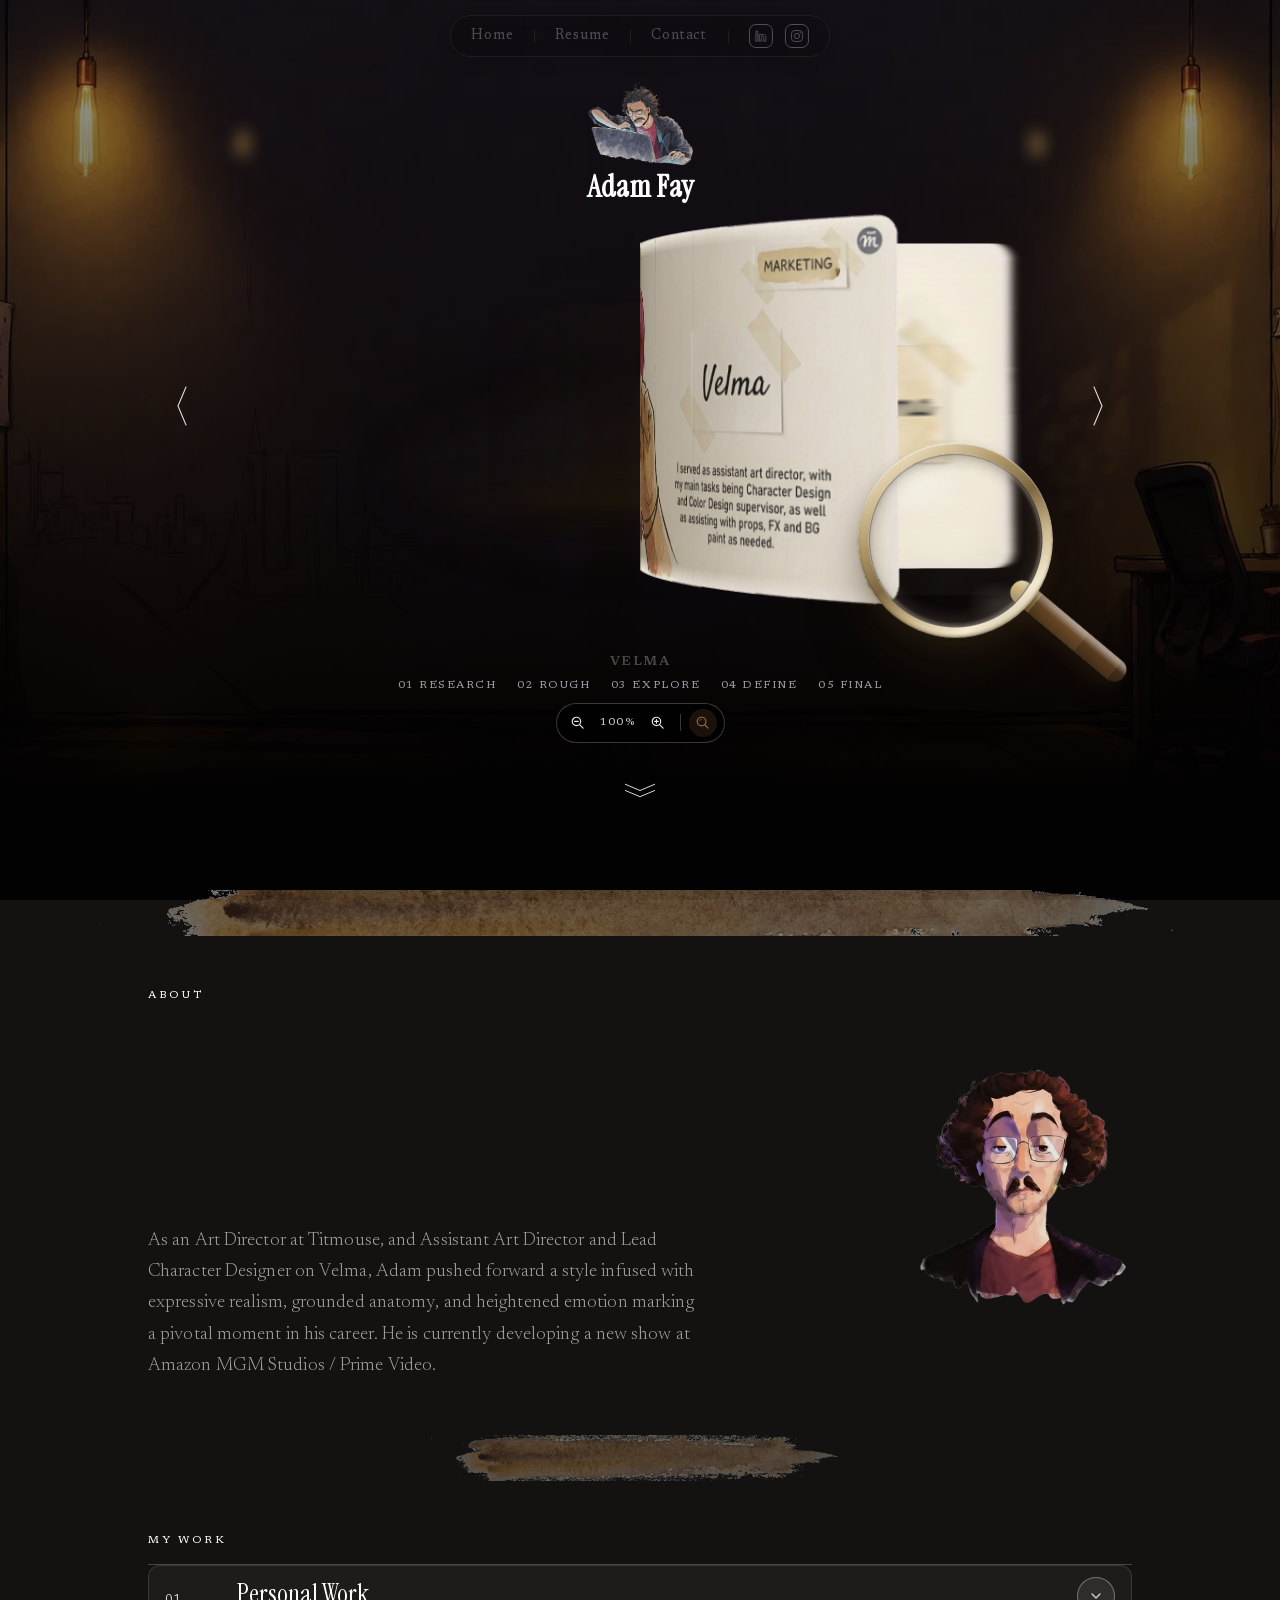
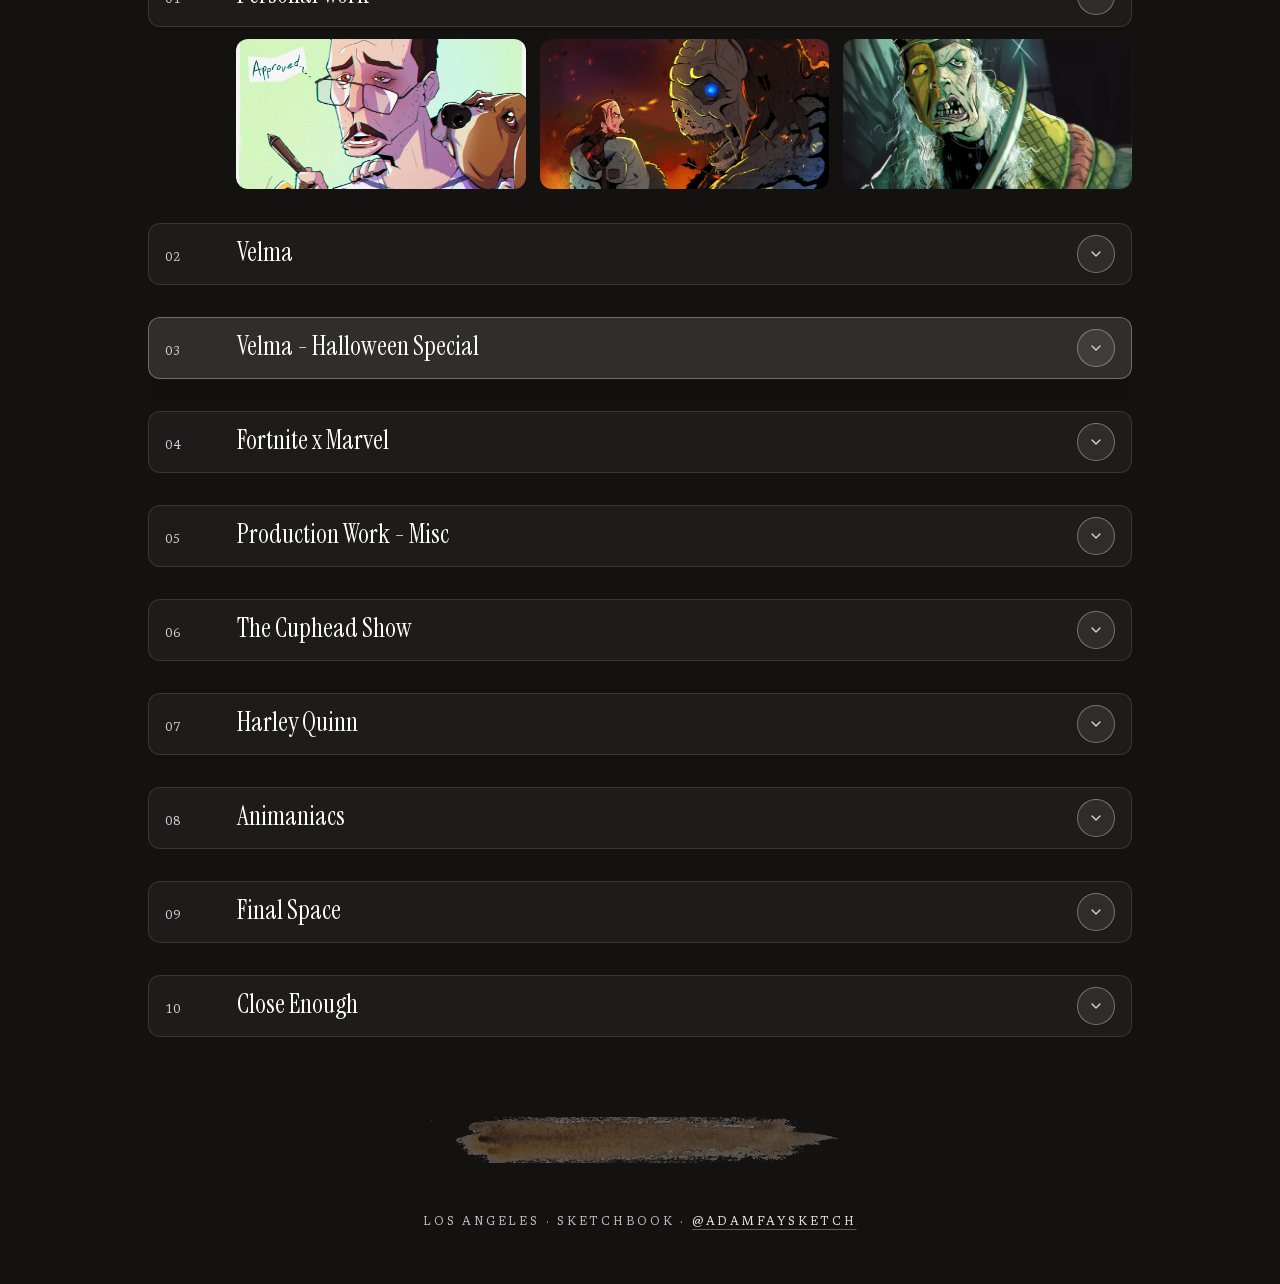
<file: landing-pages/meng-to-sketchbook.html>
<!doctype html>
<html lang="en">
<head>
<meta charset="utf-8">
<meta name="viewport" content="width=device-width, initial-scale=1">
<title>Adam Fay</title>
<meta name="description" content="Adam Fay - Art Direction and Illustration">
<link rel="icon" type="image/png" href="meng-to-sketchbook/assets/logo-adam.png">
<link rel="apple-touch-icon" href="meng-to-sketchbook/assets/logo-adam.png">
<link rel="preload" as="image" href="meng-to-sketchbook/assets/faza.webp">
<link rel="preload" as="image" href="meng-to-sketchbook/assets/1.webp">
<link rel="preload" as="image" href="meng-to-sketchbook/assets/2.webp">
<style>
@font-face{font-family:'Instrument Serif';font-style:normal;font-weight:400;font-display:block;
  src:url(meng-to-sketchbook/instrument-serif.woff2) format('woff2')}
@font-face{font-family:'Instrument Serif';font-style:italic;font-weight:400;font-display:block;
  src:url(meng-to-sketchbook/instrument-serif-italic.woff2) format('woff2')}
@font-face{font-family:'Newsreader';font-style:normal;font-weight:200 600;font-display:swap;
  src:url(meng-to-sketchbook/newsreader.woff2) format('woff2')}

:root{
  --paper:#141210;
  --ink:#ffffff;
  --ink-soft:#e5e7eb;
  --ink-faint:#d1d5db;
  --hairline:rgba(255,255,255,.22);
  --earth:#9a6a3e;
  --accent:#c3574b;
  --display:'Instrument Serif',"New York",Georgia,'Times New Roman',serif;
  --font:'Newsreader',"New York",Georgia,'Times New Roman',serif;
  --track-caps:.24em;
  --track-nav:.06em;
}
*{box-sizing:border-box}
html,body{margin:0;padding:0}
html{-webkit-text-size-adjust:100%}
body{
  font-family:var(--font);font-weight:400;background:var(--paper);color:var(--ink);
  -webkit-font-smoothing:antialiased;
}
a{color:inherit;text-decoration:none}
button{font:inherit}
::selection{background:rgba(255,255,255,.9);color:#141210}

/* the painted ground the whole page sits on */
.wash{
  position:fixed;inset:0;z-index:-2;pointer-events:none;
  background-image:url(meng-to-sketchbook/assets/faza.webp);
  background-position:top center;
  background-size:cover;
  background-repeat:no-repeat;
  opacity:.85;
}
.wash:after{
  content:"";position:absolute;inset:0;
  background:linear-gradient(180deg,rgba(0,0,0,.25) 0%,rgba(0,0,0,.72) 58%,#000 88%);
}
/* ---- bulb-only glow over the painted lamp filaments ----
   No artificial cones or overlay light shapes: the painted background
   (faza) already carries the cone visuals, so we only add a soft
   elliptical glow sitting right over each filament.  Positions are
   vw/vh-derived so they ride along with the cover-cropped background. */
.lamp-lights{
  position:fixed;inset:0;z-index:-1;pointer-events:none;
  overflow:hidden;
}
.lamp{
  position:absolute;top:16vh;width:0;height:0;
}
/* pulled slightly inward so the glow centers on the painted bulbs */
.lamp.l{left:19vw}
.lamp.r{right:19vw}
/* soft elliptical filament glow — no rectangle borders, no cone edges */
.lamp .bulb{
  position:absolute;top:0;left:0;transform:translate(-50%,-50%);
  width:24px;height:50px;border-radius:50%;
  background:radial-gradient(ellipse 50% 50% at 50% 50%,
    rgba(255,200,100,.7) 0%,
    rgba(255,200,100,.32) 42%,
    rgba(255,200,100,0) 72%);
  filter:blur(8px);
  mix-blend-mode:screen;
  will-change:opacity;
}
/* subtle natural flicker on the glowing filament only */
.lamp .bulb{animation:naturalFlicker 10s ease-in-out infinite}
.lamp.r .bulb{animation-delay:-3.7s}
@keyframes naturalFlicker{
  0%,12%,100%{opacity:1}
  16%,18%{opacity:.72}
  22%,84%,90%{opacity:.97}
  28%,30%{opacity:.8}
  38%,52%,66%,94%{opacity:1}
  56%,58%{opacity:.62}
  74%,78%{opacity:1}
  96%,98%{opacity:.75}
}
@media (prefers-reduced-motion:reduce){
  .lamp .bulb{animation:none}
}

/* ---------------- top block: avatar + title + nav ---------------- */
.top{
  position:relative;display:grid;justify-items:center;width:100%;
  text-align:center;z-index:3;
}
.top .avatar{
  display:block;width:110px;height:auto;
  margin:0 auto;padding:0;
  /* raw render — no masking, framing, or clipping */
}
.top .headline{text-align:center}
.top .name{
  font-family:var(--display);font-size:clamp(24px,2.4vw,32px);letter-spacing:.01em;
  white-space:nowrap;line-height:1;margin:0;
  /* the monitor line sits right above the name, with breathing room */
  margin-top:5px;
}
.top .menu{
  position:fixed;top:15px;left:50%;transform:translateX(-50%);
  z-index:100;margin:0;
  display:flex;align-items:center;justify-content:center;
  gap:clamp(13px,1.6vw,24px);
  font-size:14px;letter-spacing:var(--track-nav);font-weight:400;
  background:rgba(0,0,0,.42);
  -webkit-backdrop-filter:blur(8px);backdrop-filter:blur(8px);
  border:1px solid rgba(255,255,255,.18);
  border-radius:30px;
  padding:8px 20px;
  box-shadow:0 4px 15px rgba(0,0,0,.3);
  opacity:.35;
  transition:opacity .3s ease;
}
.top .menu.scrolled{opacity:.95}
.top .menu a.link{color:var(--ink);opacity:.88;transition:opacity .2s,color .2s}
.top .menu a.link:hover{opacity:1;color:#d4a373}
.top .menu a[aria-current]{color:var(--earth);opacity:1}
.top .menu .menu-sep{width:1px;height:13px;background:var(--hairline)}
.top .menu .top-socials{display:flex;align-items:center;gap:12px}
.icon-btn{display:inline-flex;align-items:center;justify-content:center;padding:4px;color:var(--ink-soft);transition:color .2s}
.icon-btn:hover{color:var(--ink)}
.top .icon-btn{width:24px;height:24px;border:1px solid currentColor;border-radius:7px}
.top .icon-btn svg{width:14px;height:14px;display:block}
@media (max-width:640px){
  .top .avatar{width:110px}
  .top .name{font-size:22px;margin-top:5px}
  .top .menu{gap:13px;font-size:13px;flex-wrap:wrap}
  .top .icon-btn{padding:3px}
  .top .icon-btn svg{width:14px;height:14px}
}

/* ---------------- hero ---------------- */
.hero{
  position:relative;display:flex;flex-direction:column;
  justify-content:center;align-items:center;
  width:100%;overflow-anchor:none;
  padding:clamp(70px,8.5svh,104px) 0 clamp(14px,2.5svh,28px);
}
.hero .top{margin-bottom:clamp(12px,1.6svh,20px)}
.botany{
  position:absolute;bottom:0;width:clamp(120px,15vw,250px);opacity:.5;
  pointer-events:none;user-select:none;z-index:0;
}
.botany.l{left:clamp(0px,1vw,24px);bottom:2%}
.botany.r{right:clamp(0px,1vw,20px);bottom:-2%;width:clamp(100px,12vw,200px)}
@media (max-width:900px){.botany{display:none}}

.hero-down{
  position:relative;border:0;background:transparent;
  margin-top:15px;padding:10px 14px;color:var(--ink);cursor:pointer;-webkit-tap-highlight-color:transparent;
  animation:cue-breathe 2.6s ease-in-out infinite;z-index:3;
}
.hero-down:hover{animation:none;opacity:1}
@keyframes cue-breathe{0%,100%{opacity:.15}50%{opacity:.7}}
@media (prefers-reduced-motion:reduce){.hero-down{animation:none;opacity:.5}}

/* ---------------- sketchbook ---------------- */
.hero,.hero *{-webkit-user-select:none;-moz-user-select:none;user-select:none}
.hero img{-webkit-user-drag:none;user-drag:none}
.sb-wrap{display:grid;justify-items:center;gap:12px;width:100%;position:relative;z-index:2;margin-bottom:clamp(12px,1.6svh,20px)}
.sb-stage{
  display:flex;align-items:center;justify-content:center;gap:clamp(6px,1.2vw,20px);width:100%;
  position:relative;
  touch-action:pan-y;
}
.sb-arrow{
  position:absolute;top:50%;transform:translateY(-50%);
  display:inline-flex;align-items:center;justify-content:center;
  width:44px;height:44px;padding:0;
  border:0;background:transparent;color:var(--ink);opacity:.85;cursor:pointer;
  transition:color .2s,opacity .2s;
  -webkit-tap-highlight-color:transparent;z-index:90;
}
.sb-arrow:hover{color:var(--ink);opacity:1}
.sb-arrow.left{left:-65px}
.sb-arrow.right{right:-65px}

/* The box is the book's own untransformed frame: the loupe lives here, on
   the desk, while only .sb-tilt leans and scales underneath it. */
.sb-3d{
  position:relative;flex:0 0 auto;min-width:0;
  width:830px;height:378px;max-width:100%;margin:0 auto;
  overflow:visible;
  perspective:1750px;perspective-origin:50% 46%;
}
.sb-tilt{
  position:relative;
  transform-style:preserve-3d;
  transform:rotateX(var(--rx,0deg)) rotateY(var(--ry,0deg)) scale(var(--zoom,1));
  will-change:transform;
}
.sb-book{position:relative;width:830px;height:378px;max-width:100%;margin:0 auto;aspect-ratio:1760/1240;transform-style:preserve-3d;z-index:1}

/* The book sits on a surface, so its shadow is a soft pool underneath —
   no box, no filter on the artwork, nothing with an edge of its own.
   Both blobs fade to zero well inside their own bounds, and both ease
   off while a leaf is in the air. */
.sb-cast{position:absolute;pointer-events:none;z-index:0}
.sb-cast.ambient{
  left:5%;right:5%;top:27%;bottom:2%;
  background:radial-gradient(50% 50% at 50% 58%,
    rgba(58,44,26,.34) 0%,rgba(58,44,26,.19) 40%,rgba(58,44,26,0) 74%);
  filter:blur(26px);
  opacity:calc(1 - var(--shade,0) * .42);
}
.sb-cast.contact{
  left:9%;right:9%;top:62%;bottom:10%;
  background:radial-gradient(50% 44% at 50% 42%,
    rgba(44,32,14,.40) 0%,rgba(44,32,14,.17) 48%,rgba(44,32,14,0) 78%);
  filter:blur(11px);
  opacity:calc(1 - var(--shade,0) * .5);
}
.sb-cast.hair{
  left:12%;right:12%;top:70%;bottom:17%;
  background:radial-gradient(50% 52% at 50% 40%,
    rgba(40,28,10,.34) 0%,rgba(40,28,10,0) 76%);
  filter:blur(4px);
  opacity:calc(1 - var(--shade,0) * .62);
}
.sb-full{position:absolute;inset:0;display:flex;flex-direction:column;justify-content:center}
.sb-full img{width:100%;height:auto;display:block;flex:0 0 auto}
.sb-half{position:absolute;top:0;bottom:0;width:50%;overflow-x:clip;overflow-y:visible;display:flex;flex-direction:column;justify-content:center}
.sb-half.left{left:0}
.sb-half.right{left:50%}
.sb-half-img{width:200%;max-width:none;height:auto;display:block;flex:0 0 auto}
.sb-half-img.right{margin-left:-100%}
/* the shadow the lifting leaf throws onto the page beneath it */
.gutter-shade{
  position:absolute;top:var(--pg,21.8%);bottom:var(--pg,21.8%);width:46%;
  pointer-events:none;opacity:calc(var(--shade,0) * .62);
  -webkit-mask-image:linear-gradient(180deg,transparent 0,#000 5.2%,#000 94.8%,transparent 100%);
  mask-image:linear-gradient(180deg,transparent 0,#000 5.2%,#000 94.8%,transparent 100%);
}
.gutter-shade.left{right:0;background:linear-gradient(270deg,rgba(52,38,20,.30),rgba(52,38,20,0) 82%)}
.gutter-shade.right{left:0;background:linear-gradient(90deg,rgba(52,38,20,.24),rgba(52,38,20,0) 82%)}

/* ---- the turning leaf: nested strips forming a curved surface ---- */
.curl{
  position:absolute;top:calc((100% - var(--artH,100%)) * .5);height:var(--artH,100%);
  width:calc(var(--bw,0px) * var(--span));
  transform-style:preserve-3d;z-index:6;
}
.curl.next{left:50%;transform-origin:left center;transform:rotateY(calc(-1 * var(--tt,0deg)))}
.curl.prev{right:50%;transform-origin:right center;transform:rotateY(var(--tt,0deg))}
.strip{
  position:absolute;top:0;height:100%;
  width:calc(var(--bw,0px) * var(--span) / var(--n));
  transform-style:preserve-3d;
}
.curl.next .strip{transform-origin:left center}
.curl.prev .strip{transform-origin:right center}
.curl.next>.strip{left:0}
.curl.prev>.strip{right:0;left:auto}
.curl.next .strip .strip{left:100%;transform:rotateY(var(--td,0deg))}
.curl.prev .strip .strip{right:100%;transform:rotateY(calc(-1 * var(--td,0deg)))}
.face{
  position:absolute;top:0;bottom:0;left:0;right:-1.1px;
  backface-visibility:hidden;-webkit-backface-visibility:hidden;
  background-repeat:no-repeat;background-size:var(--bw,0px) auto;
}
.face.back{transform:rotateY(180deg)}
.face .sh,.face .gl{
  -webkit-mask-image:linear-gradient(180deg,transparent 0,#000 5.2%,#000 94.8%,transparent 100%);
  mask-image:linear-gradient(180deg,transparent 0,#000 5.2%,#000 94.8%,transparent 100%);
}
.strip.edge .face .sh,.strip.edge .face .gl{
  -webkit-mask-image:linear-gradient(180deg,transparent 0,#000 9%,#000 91%,transparent 100%),var(--hf);
  mask-image:linear-gradient(180deg,transparent 0,#000 9%,#000 91%,transparent 100%),var(--hf);
  -webkit-mask-composite:source-in;mask-composite:intersect;
}
.curl.next .strip.edge .face.front,.curl.prev .strip.edge .face.back{
  --hf:linear-gradient(90deg,#000 0 22%,transparent 96%);
}
.curl.next .strip.edge .face.back,.curl.prev .strip.edge .face.front{
  --hf:linear-gradient(270deg,#000 0 22%,transparent 96%);
}
.face .sh{position:absolute;left:0;right:0;top:var(--pg,21.8%);bottom:var(--pg,21.8%);pointer-events:none}
.curl.next .face.front .sh,.curl.prev .face.back .sh{
  background:linear-gradient(90deg,rgba(58,43,20,var(--a1,0)),rgba(58,43,20,var(--a2,0)));
}
.curl.next .face.back .sh,.curl.prev .face.front .sh{
  background:linear-gradient(90deg,rgba(58,43,20,var(--a2,0)),rgba(58,43,20,var(--a1,0)));
}
.face .gl{
  position:absolute;left:0;right:0;top:var(--pg,21.8%);bottom:var(--pg,21.8%);
  pointer-events:none;background:#fffaf0;
  opacity:calc(var(--shade,0) * var(--lit,1) * var(--lit,1) * .20);
}

/* ---- the loupe: a real magnifier lying on the page.  Pick it up and
       drag it across the book; it stays where you put it. ---- */
.loupe{
  position:absolute;left:0;top:0;
  width:var(--lr,270px);height:var(--lr,270px);
  pointer-events:none;z-index:80;opacity:0;
  transition:opacity .25s ease;
  will-change:transform;
}
.loupe.on{opacity:1}
.loupe.held .ring{cursor:grabbing}
.loupe .ring{
  position:absolute;inset:0;border-radius:50%;
  pointer-events:auto;cursor:grab;
  padding:calc(var(--lr,270px) * .058);
  box-shadow:
    0 1px 2px rgba(58,44,26,.30),
    0 10px 18px rgba(58,44,26,.24),
    0 26px 40px rgba(58,44,26,.20),
    0 48px 66px rgba(58,44,26,.13);
}
/* the bezel is an annulus, so the glass really is see-through */
.loupe .ring:before{
  content:"";position:absolute;inset:0;border-radius:50%;pointer-events:none;
  background:linear-gradient(146deg,
    #fdf7e9 0%,#e6d7b4 14%,#b69d70 32%,#7d6740 50%,
    #cdbb92 66%,#f4ead3 80%,#9b8459 100%);
  box-shadow:
    inset 0 1px 1px rgba(255,255,255,.8),
    inset 0 -2px 3px rgba(70,52,26,.5);
  -webkit-mask-image:radial-gradient(circle closest-side at 50% 50%,transparent 0 88.2%,#000 89.8% 100%);
  mask-image:radial-gradient(circle closest-side at 50% 50%,transparent 0 88.2%,#000 89.8% 100%);
}
/* the handle, drawn before the bezel so the ring covers its inner end */
.loupe .grip{
  position:absolute;left:50%;top:50%;
  width:calc(var(--lr,270px) * .74);height:calc(var(--lr,270px) * .125);
  transform-origin:0 50%;
  transform:rotate(40deg) translate(calc(var(--lr,270px) * .33),-50%);
  border-radius:calc(var(--lr,270px) * .06);
  pointer-events:auto;cursor:grab;
  background:
    linear-gradient(180deg,rgba(255,255,255,.46) 0 13%,rgba(255,255,255,0) 44%,
                    rgba(0,0,0,.26) 100%),
    linear-gradient(90deg,#d9bd82 0 14%,#a9884e 14% 20%,#6d4c2b 20% 62%,
                    #5a3d22 62% 92%,#7a563180 92% 100%);
  box-shadow:0 8px 15px rgba(58,44,26,.26),0 18px 26px rgba(58,44,26,.14);
}
.lens{
  position:relative;display:block;width:100%;height:100%;border-radius:50%;
  background-repeat:no-repeat;overflow:hidden;
  box-shadow:
    inset 0 0 0 1px rgba(52,40,22,.55),
    inset 0 4px 12px rgba(40,30,14,.28),
    inset 0 -7px 16px rgba(255,250,240,.14);
}
.lens .mag{display:none}
/* A second copy of the book, sitting beside the glass outside the tilt, and
   scaled about whichever page point the glass is currently over. */
.zoomwrap{
  position:absolute;inset:0;overflow:hidden;pointer-events:none;z-index:2;
  opacity:0;
}
.zoominner{position:absolute;inset:0;transform-origin:0 0}
.lens:before,.lens:after{content:"";position:absolute;inset:0;border-radius:50%;pointer-events:none}
.lens:before{z-index:1}
.lens:after{z-index:2}
/* the glass bends and darkens toward its rim, with a faint colour fringe */
.lens:before{
  background:radial-gradient(circle at 50% 50%,
    rgba(0,0,0,0) 54%,rgba(58,44,26,.10) 76%,rgba(46,34,16,.34) 100%);
  box-shadow:
    inset 0 0 0 2px rgba(130,162,196,.26),
    inset 0 0 0 4px rgba(206,158,112,.15);
}
/* the dome: one broad specular and a tight crescent opposite it */
.lens:after{
  background:
    radial-gradient(36% 26% at 29% 19%,rgba(255,255,255,.30),rgba(255,255,255,0) 76%),
    radial-gradient(24% 16% at 74% 86%,rgba(255,255,255,.12),rgba(255,255,255,0) 80%),
    linear-gradient(150deg,rgba(255,255,255,.06) 0 18%,rgba(255,255,255,0) 42%);
}

/* ---- controls ---- */
.sb-tools{
  position:relative;z-index:200;
  display:flex;align-items:center;gap:6px;
  border:1px solid var(--hairline);border-radius:999px;
  padding:5px 7px;background:rgba(0,0,0,.45);
  -webkit-backdrop-filter:blur(8px);backdrop-filter:blur(8px);
}
.tool{
  width:28px;height:28px;display:inline-flex;align-items:center;justify-content:center;
  border:0;border-radius:50%;background:transparent;color:var(--ink-soft);
  cursor:pointer;transition:background-color .18s ease,color .18s ease;
}
.tool:hover{background:rgba(255,255,255,.14);color:var(--ink)}
.tool[aria-pressed="true"]{background:rgba(154,106,62,.16);color:var(--earth)}
.tool:disabled{opacity:.32;cursor:default;background:transparent}
.tool svg{width:15px;height:15px;display:block}
.tool-sep{width:1px;height:17px;background:var(--hairline);margin:0 2px}
.zoom-read{
  font-size:11px;letter-spacing:.1em;color:var(--ink-faint);
  min-width:40px;text-align:center;font-variant-numeric:tabular-nums;
}
@media (pointer:coarse){.loupe{display:none}}

.sb-zone{position:absolute;top:0;bottom:0;border:0;background:transparent;cursor:grab;z-index:60;-webkit-tap-highlight-color:transparent}
.sb-zone:active{cursor:grabbing}
.sb-prev{left:0;width:50%}
.sb-next{right:0;width:50%}

.sb-captions{display:grid;justify-items:center;margin-top:48px}
.sb-captions>*{grid-area:1/1;margin:0}
.sb-caption{font-size:13px;font-weight:800;letter-spacing:1.5px;text-transform:uppercase;color:var(--ink-soft);white-space:nowrap;
  animation:sb-cap-in .5s ease both}
.sb-caption.live{animation:none}
@keyframes sb-cap-in{0%{opacity:0}}
@keyframes sb-cap-out{to{opacity:0}}
/* category line sits directly under the work title */
.sb-cats{
  display:flex;align-items:center;justify-content:center;
  gap:clamp(10px,1.6vw,22px);flex-wrap:wrap;
  font-size:11px;letter-spacing:.14em;text-transform:uppercase;
  color:#d1d5db;opacity:.75;white-space:nowrap;
}
.sb-wrap.intro .sb-full img,.sb-wrap.intro .sb-half-img{filter:url(#sb-mblur-1)}
.sb-wrap.intro.b2 .sb-full img,.sb-wrap.intro.b2 .sb-half-img{filter:url(#sb-mblur-2)}
.sb-wrap.intro .sb-caption{animation:none}
.sb-wrap.intro .sb-caption.cap-out{display:none}
@media (max-width:640px){
  .sb-wrap{width:100vw;margin-inline:calc(50% - 50vw)}
  .sb-arrow{width:40px;height:44px;padding:0;z-index:90}
  .sb-arrow.left{left:-40px}
  .sb-arrow.right{right:-40px}
  .sb-3d{height:auto;width:clamp(290px,88vw,520px)}
  .sb-book{height:auto;width:100%;max-height:378px}
  .sb-cats{font-size:9.5px;letter-spacing:.14em}
}

/* ---------------- contact modal ---------------- */
.modal-overlay{
  position:fixed;inset:0;z-index:900;display:grid;place-items:center;padding:20px;
  background:rgba(43,39,33,.30);
  -webkit-backdrop-filter:blur(9px) saturate(.9);backdrop-filter:blur(9px) saturate(.9);
  opacity:0;visibility:hidden;
  transition:opacity .28s ease,visibility .28s ease;
}
.modal-overlay.open{opacity:1;visibility:visible}
.modal{
  position:relative;width:min(500px,100%);
  background:var(--paper);color:var(--ink);
  border-radius:16px;
  padding:clamp(24px,3.2vw,34px);
  border:1px solid rgba(255,255,255,.16);
  box-shadow:0 34px 70px rgba(43,39,33,.32),0 8px 20px rgba(43,39,33,.18);
  transform:translateY(14px) scale(.985);transition:transform .3s ease;
}
.modal-overlay.open .modal{transform:none}
.modal-close{
  position:absolute;top:14px;right:14px;width:34px;height:34px;
  display:inline-flex;align-items:center;justify-content:center;
  border:0;border-radius:50%;background:transparent;color:var(--ink-soft);cursor:pointer;
  transition:background-color .18s ease,color .18s ease;
}
.modal-close:hover{background:rgba(255,255,255,.12);color:var(--ink)}
.modal-close svg{width:16px;height:16px}
.modal h2{
  font-family:var(--display);font-weight:400;
  font-size:clamp(25px,3.2vw,32px);line-height:1.05;margin:0 0 6px;
}
.modal .sub{font-size:14.5px;color:var(--ink-soft);margin:0 0 20px;line-height:1.55}
.modal-form{display:grid;gap:13px}
.field{display:grid;gap:6px}
.field label{font-size:11.5px;letter-spacing:.09em;text-transform:uppercase;color:var(--ink-soft)}
.field label .req{color:var(--earth)}
.field input,.field textarea{
  width:100%;font:inherit;font-size:16px;color:var(--ink);
  background:rgba(255,255,255,.08);border:1px solid var(--hairline);
  border-radius:9px;padding:11px 13px;outline:0;resize:vertical;
  transition:border-color .18s ease,box-shadow .18s ease,background-color .18s ease;
}
.field input::placeholder,.field textarea::placeholder{color:rgba(255,255,255,.4)}
.field input:focus,.field textarea:focus{
  border-color:rgba(154,106,62,.55);background:rgba(255,255,255,.12);
  box-shadow:0 0 0 3px rgba(154,106,62,.14);
}
.field.invalid input,.field.invalid textarea{border-color:rgba(178,63,49,.6)}
.modal .submit{
  margin-top:4px;justify-self:start;font:inherit;font-size:15px;letter-spacing:.09em;
  text-transform:uppercase;color:var(--paper);
  background:var(--ink);border:0;border-radius:999px;
  padding:12px 30px;cursor:pointer;
  transition:background-color .2s ease,transform .15s ease,box-shadow .2s ease;
}
.modal .submit:hover{background:#c9854f;box-shadow:0 10px 20px rgba(154,106,62,.3)}
.modal .submit:active{transform:translateY(1px)}
.modal .sent{display:none;text-align:center;padding:10px 4px 4px}
.modal.sent .modal-form{display:none}
.modal.sent .sent{display:block}
.sent .sent-icon{
  width:56px;height:56px;margin:0 auto 16px;border-radius:50%;
  display:flex;align-items:center;justify-content:center;
  background:rgba(154,106,62,.16);color:var(--earth);
}
.sent .sent-icon svg{width:26px;height:26px}
.sent h3{font-family:var(--display);font-weight:400;font-size:25px;margin:0 0 6px}
.sent p{font-size:15px;line-height:1.55;color:var(--ink-soft);margin:0 0 22px}
.modal .sent .submit{justify-self:center}

/* ---- resume modal: an A4 page on a blurred dark desk ---- */
.resume-overlay{
  background:rgba(0,0,0,.5);
  -webkit-backdrop-filter:blur(8px);backdrop-filter:blur(8px);
}
.resume-close{
  position:absolute;top:14px;right:14px;width:36px;height:36px;
  display:inline-flex;align-items:center;justify-content:center;
  border:0;border-radius:50%;background:rgba(0,0,0,.35);color:#fff;cursor:pointer;
  transition:background-color .18s ease,color .18s ease;
}
.resume-close:hover{background:rgba(255,255,255,.28);color:#fff}
.resume-close svg{width:16px;height:16px}
.resume-img{
  display:block;max-height:85vh;width:auto;max-width:100%;
  object-fit:contain;border-radius:8px;
  box-shadow:0 10px 30px rgba(0,0,0,.3);
}
@media (max-width:640px){.resume-img{max-width:calc(100vw - 40px)}}

/* ---------------- painted rules + sections ---------------- */
#about,#resume,#plates,.anchor{scroll-margin-top:140px}
.rule{
  display:block;width:min(1080px,86vw);margin:clamp(30px,6vh,64px) auto;
  height:clamp(26px,4vw,46px);
  background:url(meng-to-sketchbook/divider.webp) center / 100% auto no-repeat;
  opacity:.5;
}
.rule.short{width:min(420px,52vw);opacity:.4}
.section-label{
  font-size:11px;letter-spacing:var(--track-caps);text-transform:uppercase;
  color:var(--ink-faint);margin:0 0 18px;
}
.about{
  position:relative;max-width:1080px;margin:0 auto;
  padding:0 clamp(20px,5vw,48px);
  display:grid;grid-template-columns:minmax(0,1fr) auto;gap:clamp(24px,5vw,60px);align-items:start;
}
.bio{
  max-width:550px !important;
  white-space:normal !important;
  word-break:break-word !important;
  display:block !important;
  margin:0;
  font-family:var(--font);
  font-size:clamp(1rem,1.6vw,1.15rem);
  line-height:1.7;
  letter-spacing:.005em;
  font-weight:300;
  text-align:left;
  background:transparent;
}
.bio + .bio{margin-top:1em}
.bio-link{color:var(--ink);text-decoration:underline;text-decoration-color:rgba(255,255,255,.35);
  text-underline-offset:4px;transition:text-decoration-color .2s}
.bio-link:hover{text-decoration-color:var(--ink)}

/* ---- glowing bio text (char-by-char reveal) ---- */
.bio-glow{opacity:1}
.bio-glow{
  display:block;
  --glow-text:#d8d8d8;
  --glow-text-dim-end:rgba(216,216,216,.85);
  --glow-soft:rgba(255,255,255,.336);
  --glow-hard:rgba(255,255,255,.63);
  --glow-settled-weight:300;
}
.glowing-text-word{display:inline-block}
.glowing-text-char{
  display:inline-block;color:var(--glow-text);opacity:0;
  font-weight:var(--glow-settled-weight);
  animation:glowing-char-reveal var(--char-duration) ease-out var(--char-delay) forwards;
}
@keyframes glowing-char-reveal{
  0%{color:var(--glow-text);opacity:0;text-shadow:none}
  55%{color:var(--glow-text);opacity:1;
    text-shadow:0 0 7px var(--glow-hard),0 0 18px var(--glow-hard),0 0 34px var(--glow-hard)}
  100%{color:var(--glow-text-dim-end);opacity:.92;text-shadow:none}
}
.bloom{width:clamp(150px,17vw,260px);height:auto;object-fit:contain;opacity:.9;user-select:none;align-self:center}
@media (max-width:760px){
  .about{grid-template-columns:1fr}
  .bloom{width:170px;justify-self:center}
}

.plates{max-width:1080px;margin:0 auto;padding:0 clamp(20px,5vw,48px)}
.plate-list{list-style:none;margin:0;padding:0;border-top:1px solid var(--hairline);
  display:flex;flex-direction:column;gap:6px}
.plate{
  display:grid;grid-template-columns:3.4em minmax(0,1fr) auto;gap:18px;align-items:baseline;
  width:100%;padding:11px 16px;border:1px solid rgba(255,255,255,.12);
  background:rgba(255,255,255,.045);text-align:left;cursor:pointer;color:inherit;
  border-radius:12px;
  transition:background-color .22s ease,padding-left .22s ease,border-color .22s ease,box-shadow .22s ease;
}
.plate:hover,.plate[aria-current="true"]{
  background:rgba(255,255,255,.12);color:#ffffff;padding-left:22px;
  border-color:rgba(255,255,255,.3);box-shadow:0 4px 18px rgba(0,0,0,.18);
}
.plate .n{font-size:12px;color:var(--ink-faint);letter-spacing:var(--track-nav)}
.plate .t{font-family:var(--display);font-size:clamp(19px,2.1vw,26px);white-space:nowrap}
.plate .p{font-size:12.5px;color:var(--ink-faint);letter-spacing:.08em;text-transform:uppercase;text-align:right}
.plate[aria-current="true"] .p{color:var(--earth)}

.foot{font-size:11.5px;letter-spacing:var(--track-caps);text-transform:uppercase;
  color:var(--ink-faint);text-align:center;padding-bottom:44px}

/* mobile-only floating "back to top of section" button (never on desktop) */
#toTop{display:none}

/* ---- expanded plate / sketch items ---- */
.plate-item{position:relative;list-style:none}
.plate-item .plate{position:relative;padding-left:16px;transition:background-color .22s ease,padding-left .22s ease,border-color .22s ease,box-shadow .22s ease}
.plate-item .plate-inner{display:grid;grid-template-columns:3.4em minmax(0,1fr) auto;gap:18px;align-items:baseline;width:100%;grid-column:1/-1}
.plate-item .plate .n{font-size:12px;color:var(--ink-faint);letter-spacing:var(--track-nav)}
.plate-item .plate .t{font-family:var(--display);font-size:clamp(19px,2.1vw,26px);white-space:nowrap}
.plate-item .plate .p{font-size:12.5px;color:var(--ink-faint);letter-spacing:.08em;text-transform:uppercase;text-align:right}
/* circular toggle arrow: down when closed / rotated up when expanded */
.plate .plate-arrow{
  justify-self:end;align-self:center;
  width:38px;height:38px;border-radius:50%;
  display:flex;align-items:center;justify-content:center;
  border:1px solid rgba(255,255,255,.35);
  background:rgba(255,255,255,.08);
  color:#d1d5db;cursor:pointer;flex:0 0 auto;
  transition:background-color .2s ease,color .2s ease,border-color .2s ease,transform .3s ease;
}
.plate .plate-arrow svg{width:16px;height:16px;display:block;transition:transform .3s ease}
.plate:hover .plate-arrow{background:rgba(255,255,255,.16);color:#ffffff;border-color:rgba(255,255,255,.55)}
.plate-item.expanded .plate-arrow svg{transform:rotate(180deg)}
@media (max-width:640px){
  .plate .t,.plate-item .plate .t{white-space:normal;overflow-wrap:anywhere}
}
.plate-expand{
  display:grid;grid-template-rows:0fr;
  overflow:hidden;padding:0 0 0 3.4em;
  opacity:0;
  transition:grid-template-rows .45s ease,opacity .35s ease;
}
.plate-expand>*{min-height:0}
.plate-item.preview .plate-expand,
.plate-item.expanded .plate-expand{grid-template-rows:1fr;opacity:1}
.plate-content{padding:12px 0 14px;position:relative;min-height:0;overflow:hidden}
.plate-preview{width:100%;max-width:500px;height:auto;border-radius:12px;display:block;
  box-shadow:0 2px 12px rgba(58,44,26,.15)}
/* accordion row copy: white titles, light-gray description */
.plate-thumbs{
  display:grid;grid-template-columns:repeat(3,1fr);gap:14px;margin:0 0 14px;
  opacity:1;max-height:420px;overflow:hidden;
  transition:opacity .3s ease,max-height .35s ease,margin .35s ease,display .35s ease;
  transition-behavior:allow-discrete;
}
.plate-thumbs img{
  width:100%;height:150px;object-fit:cover;border-radius:12px;display:block;
  background:rgba(255,255,255,.22);
}
/* full expansion: fade the preview thumbnails out and remove them */
.plate-item.expanded .plate-thumbs{opacity:0;max-height:0;margin-top:0;margin-bottom:0;display:none}
/* the full body (gallery / Velma box) only opens on click-pin; hover shows
   just the description + 3 thumbnails */
.plate-body{display:none}
.plate-item.expanded .plate-body{display:block}
/* Section 02 (Velma): expandable placeholder until its sub-categories land */
.plate-placeholder{margin:0;padding:26px 0 30px;font-family:var(--display);font-style:italic;
  font-size:clamp(16px,1.5vw,19px);color:var(--ink-faint);letter-spacing:.02em}
/* vertical scribbled line next to opened plate */
.plate-item.expanded{position:relative}
.plate-item:not(:first-child).expanded::before{
  content:"";position:absolute;left:0;top:0;bottom:0;width:3px;
  background:repeating-linear-gradient(180deg,
    var(--ink-faint) 0px,var(--ink-faint) 4px,
    transparent 4px,transparent 6px,
    var(--ink-faint) 6px,var(--ink-faint) 11px,
    transparent 11px,transparent 14px);
  opacity:.6;border-radius:2px;
}
/* Gallery plates (01, 03-10) share the Personal Work treatment: no dash,
   and the gallery opens fully with the frame's left edge aligned under the
   first letter of the title.  Section 02 (Velma) keeps the standard slot. */
.plate-item.pw-plate.expanded .plate-expand{animation:none}
.plate-item.pw-plate .plate-expand{padding:0 0 0 calc(3.4em + 34px)}
.plate-item.pw-plate.expanded::before{content:none}
.plate-item.expanded .plate{padding-left:18px}
.plate-item.expanded .plate:hover{padding-left:22px}

/* ---- scroll progress bar for Personal Work (01) ----
   JS tracks Section 01's scroll percentage each frame (rAF-coalesced, so it
   decouples from the scroll repaint cycle) and moves the bar with a single
   GPU-accelerated transform: translate3d(0, Ypx, 0). The li is hard-clipped
   with overflow:hidden, and the clamped Y keeps the whole stroke column
   strictly inside hairline + padding .. grid bottom - padding — it can never
   leave Section 01. The wave is evaluated in CSS from the --p custom prop. */
.plate-item.pw-plate{overflow:hidden}
.work-scroll-progress{
  position:absolute;top:0;left:0;
  width:34px;height:0;overflow:visible;
  z-index:60;pointer-events:none;
  display:none;opacity:0;
  transform:translate3d(0,0,0);
  will-change:transform;                  /* GPU layer: no layout on scroll */
  --lines:28;--n:calc(var(--lines) - 1);
}
.work-scroll-progress.on{display:block;opacity:1}
.work-scroll-progress span{
  position:absolute;left:50%;top:0;
  display:block;width:6px;height:2px;
  background:var(--earth);border-radius:2px;
  opacity:.2;
  transform:translate(-50%,var(--o));
}
@media (prefers-reduced-motion: reduce){
  .work-scroll-progress span{opacity:.18}
}
/* the wave is evaluated entirely in CSS from the --p variable (JS writes it once/frame) */
@supports (opacity: calc(exp(1))){
  .work-scroll-progress span{
    --i:0;
    --g:calc(var(--i) / var(--n));
    --d:calc((var(--p) - var(--g)) * var(--lines) * 1.5);
    --bump:calc(exp(0 - var(--d) * var(--d) * .55));
    --wave:calc(var(--bump) * 6px - 3px);
    width:calc(6px + var(--bump) * 26px);
    opacity:calc(.12 + var(--bump) * .88);
    transform:translate(calc(-50% + var(--wave)),var(--o));
    will-change:width,transform,opacity;
  }
  @media (prefers-reduced-motion: reduce){
    .work-scroll-progress span{width:6px;opacity:.18;transform:translate(-50%,var(--o))}
  }
}

/* ---- glassmorphic masonry gallery for Personal Work (01) ---- */
.pw-gallery{
  background:rgba(255,255,255,.18);
  -webkit-backdrop-filter:blur(10px);backdrop-filter:blur(10px);
  border-radius:16px;padding:24px;
  border:1px solid rgba(255,255,255,.35);
  box-shadow:0 10px 30px rgba(0,0,0,.05);
  width:100%;margin:0;
}
.pw-masonry{display:flex;gap:14px;align-items:flex-start;width:100%}
.pw-col{flex:1 1 0;min-width:0;display:flex;flex-direction:column;gap:14px}
.pw-item{margin:0;border-radius:12px;overflow:hidden;background:rgba(255,255,255,.25)}
.pw-item img{width:100%;height:auto;display:block}
@media (max-width:560px){
  .pw-gallery{padding:14px;width:100%}
}

/* ---- Section 02 (Velma): accordion of glassmorphic sub-category grids ----
   Every rule below is scoped under Section 02's unique wrapper
   (.plate-item.velma-plate), so Sections 01 and 03-10 are never affected.
   The glow/hover highlight is confined to the compact header button; expanded
   content (text + masonry grid) is a normal-height block that pushes following
   headers down naturally. ---- */
.plate-item.velma-plate{overflow:hidden}
.plate-item.velma-plate.expanded .plate-expand{animation:none}
/* keep the scribble side-dash off; the GPU-accelerated scroll progress bar stays visible */
.plate-item.velma-plate.expanded::before{content:none}
.plate-item.velma-plate .velma-accordion{display:block}
.plate-item.velma-plate .velma-group{border-top:1px solid var(--hairline);display:block;height:auto;margin:0;padding:0}
.plate-item.velma-plate .velma-head{
  display:block;width:100%;border:1px solid transparent;background:transparent;cursor:pointer;
  color:#d1d5db;
  height:50px;line-height:50px;padding:0 16px;margin:0;text-align:left;
  white-space:nowrap;overflow:hidden;text-overflow:ellipsis;
  font-family:var(--display);font-weight:400;font-size:clamp(17px,1.75vw,21px);letter-spacing:.012em;
  border-radius:12px;
  transition:background-color .2s ease,color .2s ease,border-color .2s ease,transform .2s ease;
}
.plate-item.velma-plate .velma-head-label::before{
  content:"";display:inline-block;width:9px;height:9px;border-radius:50%;
  margin-right:.55em;vertical-align:middle;
  border:1.5px solid var(--earth);background:rgba(154,106,62,.1);
  box-sizing:border-box;
}
.plate-item.velma-plate .velma-head:hover,
.plate-item.velma-plate .velma-group.open .velma-head{
  background:rgba(255,255,255,.12);color:#ffffff;border-color:rgba(255,255,255,.22);
}
.plate-item.velma-plate .velma-caret{
  display:inline-block;width:0;height:0;margin-left:10px;vertical-align:middle;
  border-left:5px solid transparent;border-right:5px solid transparent;border-top:6px solid var(--ink-faint);
  transform:rotate(0);transition:transform .25s ease;
}
.plate-item.velma-plate .velma-group.open .velma-caret{transform:rotate(180deg)}
.plate-item.velma-plate .velma-stage{display:none;height:auto;padding:10px 0 2px;margin:0}
.plate-item.velma-plate .velma-group.open .velma-stage{display:block;animation:velma-stage-in .25s ease}
@keyframes velma-stage-in{from{opacity:0;transform:translateY(-4px)}to{opacity:1;transform:none}}
.plate-item.velma-plate .velma-note{
  display:block;width:100%;height:auto;padding:0;margin:0 0 14px;
  font-family:var(--font);font-size:clamp(15px,1.45vw,17px);line-height:1.65;
  font-weight:300;color:var(--ink-soft);letter-spacing:.005em;max-width:62ch;
}
.plate-item.velma-plate .velma-gallery{margin:0;width:100%}
/* soft pulse inviting the first click on Marketing while Section 02 is open;
   the glow fills the header button's fixed row only */
.plate-item.velma-plate.expanded .velma-group.cue .velma-head{
  animation:velma-glow 2.2s ease-in-out infinite;
}
@keyframes velma-glow{
  0%,100%{background:rgba(255,252,244,0);box-shadow:0 0 0 0 rgba(154,106,62,0)}
  50%{background:rgba(255,252,244,.2);box-shadow:0 0 16px 2px rgba(154,106,62,.22)}
}
@media (prefers-reduced-motion: reduce){
  .plate-item.velma-plate.expanded .velma-group.cue .velma-head{animation:none}
}
/* ---- global lightbox modal (purely additive; Sections 01-10) ---- */
.pw-item img,.plate-preview{cursor:zoom-in}
.lb{
  position:fixed;inset:0;z-index:1000;display:flex;align-items:center;justify-content:center;
  background:rgba(20,17,12,.8);
  -webkit-backdrop-filter:blur(8px);backdrop-filter:blur(8px);
  opacity:0;visibility:hidden;pointer-events:none;
  transition:opacity .18s ease,visibility .18s ease;
}
.lb.open{opacity:1;visibility:visible;pointer-events:auto}
.lb-frame{margin:0;max-width:min(92vw,1100px);max-height:88vh;
  display:flex;align-items:center;justify-content:center}
.lb-frame img{max-width:92vw;max-height:86vh;width:auto;height:auto;border-radius:6px;
  box-shadow:0 18px 60px rgba(0,0,0,.5)}
.lb-close{
  position:fixed;top:18px;right:20px;z-index:2;width:44px;height:44px;border-radius:50%;
  display:flex;align-items:center;justify-content:center;border:1px solid rgba(255,255,255,.28);
  background:rgba(255,255,255,.12);color:rgba(255,250,240,.95);font-size:24px;line-height:1;
  cursor:pointer;transition:background-color .15s ease;
}
.lb-close:hover{background:rgba(255,255,255,.25)}
.lb-prev,.lb-next{
  position:fixed;top:50%;transform:translateY(-50%);z-index:2;
  width:52px;height:52px;border-radius:50%;
  display:flex;align-items:center;justify-content:center;
  border:1px solid rgba(255,255,255,.28);background:rgba(255,255,255,.12);
  color:rgba(255,250,240,.95);font-size:30px;line-height:1;cursor:pointer;
  transition:background-color .15s ease;
}
.lb-prev{left:20px}.lb-next{right:20px}
.lb-prev:hover,.lb-next:hover{background:rgba(255,255,255,.25)}
.lb-prev.lb-off,.lb-next.lb-off{opacity:.25;pointer-events:none}
@media (max-width:560px){
  .lb-prev{left:8px;width:42px;height:42px;font-size:24px}
  .lb-next{right:8px;width:42px;height:42px;font-size:24px}
  .lb-close{top:10px;right:10px}
}

/* ---- mobile-only polish (768px and under); desktop/tablet untouched ---- */
@media (max-width:768px){
  /* 1. header nav: original default auto width (stretched layout reverted),
        text links and icons enlarged ~10-15%, single centered row */
  .top .menu{
    display:flex;align-items:center;justify-content:center;
    flex-wrap:nowrap;white-space:nowrap;gap:12px;
    font-size:14px;padding:8px 16px;
  }
  .top .menu a.link{white-space:nowrap}
  .top .menu .top-socials{gap:12px}
  .top .menu .icon-btn{width:22px;height:22px}
  .top .menu .icon-btn svg{width:14px;height:14px}

  /* 2. sketchbook: hide side arrows; magnifier zoom stays fully functional,
        white specular circle hidden, lens edge feathered so it blends
        seamlessly into the artwork without hard edges */
  .sb-arrow{display:none}
  /* the loupe's px size is supplied by JS via inline --lr so the zoom mask
        radius and the physical frame always agree; no !important width here */
  .loupe{--mag:1.84;--soft:1;display:block}
  .lens:after{background:none}
  .lens{
    border-radius:50%;
    -webkit-mask-image:radial-gradient(circle, #000 65%, transparent 100%);
    mask-image:radial-gradient(circle, #000 65%, transparent 100%);
    box-shadow:
      inset 0 4px 12px rgba(40,30,14,.28),
      inset 0 -7px 16px rgba(255,250,240,.14),
      inset 0 0 12px rgba(0,0,0,.25);
  }

  /* 3. plates accordion: number + full title forced onto ONE horizontal
        line (!important defeats any wrap/writing-mode rule anywhere);
        the place caption yields so every title has the whole row */
  .plate-inner{display:flex !important;flex-direction:row !important;align-items:center !important;justify-content:flex-start !important;gap:16px !important;width:100% !important}
  .plate-inner .n{flex:0 0 auto !important;width:auto !important;white-space:nowrap !important;writing-mode:horizontal-tb !important;word-break:normal !important;overflow-wrap:normal !important}
  .plate-inner .t{flex:1 1 0 !important;min-width:0 !important;width:auto !important;white-space:nowrap !important;writing-mode:horizontal-tb !important;word-break:normal !important;overflow-wrap:normal !important;font-size:17px}
  .plate-inner .p{display:none}
  .plate-arrow{width:34px !important;height:34px !important}
  .plate-arrow svg{width:14px !important;height:14px !important}
  .plate-thumbs{gap:8px;margin-bottom:12px}
  .plate-thumbs img{height:92px;border-radius:10px}
  .plate-expand{padding-left:0}
  .plate-item.pw-plate .plate-expand{padding-left:10px}
  .plate-content{padding:8px 0 10px}
  .plate-item.velma-plate .velma-head{height:42px;line-height:42px;font-size:16px}
  .plate-item.velma-plate .velma-stage{padding:8px 0 2px}
  .pw-gallery{padding:12px;border-radius:14px}
  .work-scroll-progress{display:none!important}

  /* 4. gallery grids: clean 2-column columns layout in every open plate;
        no empty bands between unequal-height images */
  .pw-masonry{display:block;column-count:2;column-gap:10px}
  .pw-masonry .pw-col{display:contents}
  .pw-masonry .pw-item{break-inside:avoid;-webkit-column-break-inside:avoid;margin:0 0 10px}

  /* 5. floating ↑ button: shows only when a plate is open and the user has
        scrolled down past its header; clicks smooth-scroll back to the top
        of that plate section */
  #toTop{display:flex;position:fixed;bottom:20px;right:20px;z-index:999;
    width:48px;height:48px;align-items:center;justify-content:center;
    border-radius:50%;border:1px solid rgba(255,255,255,.35);
    background:rgba(52,40,22,.82);color:#fff;font-size:20px;line-height:1;
    cursor:pointer;opacity:0;pointer-events:none;transform:translateY(10px);
    transition:opacity .25s ease,transform .25s ease;
    box-shadow:0 6px 18px rgba(0,0,0,.22)}
  #toTop.show{opacity:1;pointer-events:auto;transform:none}

  /* 6. footer: email row on top, location row below, both centered */
  .foot{display:flex;flex-direction:column;align-items:center;justify-content:center;gap:5px}
  .foot .foot-mail{order:0}
  .foot .foot-line{order:1}
  .foot .foot-sep{display:none}
}

/* ---- dark-mode text colors (UI/UX accessibility) ---- */
/* primary text: headings, navbar brand, titles, plate titles */
.name,.headline h1,.section-label,.modal h2,.modal h2#contactModalTitle,.sent h3,#contactModalTitle,
.plate .t,.plate-item .plate .t,.top .name{color:#ffffff !important}
/* secondary text: paragraphs, bio, captions, metadata, nav links */
.bio,.foot,.foot-line,.foot-mail,.top .menu a.link,.icon-btn,.sb-caption,.modal .sub,.modal label,.modal p,
.sent p,#contact p,.sub,.velma-note{color:#d1d5db !important;opacity:.95}
/* links / interactive hover states */
.bio-link:hover,.top .menu a.link:hover,.icon-btn:hover,.foot-mail a:hover,.modal a:hover{color:#f3f4f6 !important}
</style>
</head>
<body>
<div class="wash" aria-hidden="true"></div>
<div class="lamp-lights" aria-hidden="true">
  <span class="lamp l"><span class="bulb"></span></span>
  <span class="lamp r"><span class="bulb"></span></span>
</div>
<main class="page home">

  <section id="sketchbook" class="hero">
    <header class="top">
      <img loading="eager" decoding="async" fetchpriority="high" class="avatar" src="meng-to-sketchbook/adam-portrait.webp" alt="Portrait of Adam Fay" width="1385" height="1136">
      <div class="headline">
        <h1 class="name">Adam Fay</h1>
        <nav class="menu" aria-label="Main menu">
          <a href="#sketchbook" class="link" data-nav="home">Home</a>
          <span class="menu-sep" aria-hidden="true"></span>
          <a href="#resume" class="link" data-nav="resume">Resume</a>
          <span class="menu-sep" aria-hidden="true"></span>
          <a href="#contact" class="link" data-nav="contact">Contact</a>
          <span class="menu-sep" aria-hidden="true"></span>
          <span class="top-socials">
            <a href="https://www.linkedin.com/in/adamfay/" class="icon-btn linkedin" aria-label="LinkedIn" target="_blank" rel="noopener noreferrer"><svg viewBox="0 0 24 24" fill="none" stroke="currentColor" stroke-width="1.7" stroke-linejoin="round" aria-hidden="true"><path d="M4.9 3.5a2.1 2.1 0 1 1 0 4.2 2.1 2.1 0 0 1 0-4.2ZM3.1 9.3h3.6v11.6H3.1V9.3Zm6 0h3.4v1.6h.05c.48-.9 1.65-1.85 3.4-1.85 3.63 0 4.3 2.35 4.3 5.4v6.45h-3.6v-5.72c0-1.36-.02-3.12-1.92-3.12-1.92 0-2.22 1.48-2.22 3.02v5.82H9.1V9.3Z"/></svg></a>
            <a href="https://www.instagram.com/adamfaysketch/" class="icon-btn" aria-label="Instagram" target="_blank" rel="noopener noreferrer"><svg viewBox="0 0 24 24" fill="none" stroke="currentColor" stroke-width="1.7" aria-hidden="true"><rect x="2.6" y="2.6" width="18.8" height="18.8" rx="5.4"/><circle cx="12" cy="12" r="4.4"/><circle cx="17.6" cy="6.4" r="1.15" fill="currentColor" stroke="none"/></svg></a>
          </span>
        </nav>
      </div>
    </header>

    <div class="sb-wrap" id="sbWrap">
      <svg width="0" height="0" style="position:absolute" aria-hidden="true">
        <filter id="sb-mblur-1"><feGaussianBlur stdDeviation="5 0"/></filter>
        <filter id="sb-mblur-2"><feGaussianBlur stdDeviation="14 0"/></filter>
      </svg>
      <div class="sb-stage" id="sbStage">
        <div class="sb-3d" id="sb3d">
          <div class="sb-tilt" id="sbTilt">
            <div class="sb-cast ambient" aria-hidden="true"></div>
            <div class="sb-cast contact" aria-hidden="true"></div>
            <div class="sb-cast hair" aria-hidden="true"></div>
            <div class="sb-book" id="sbBook"></div>
          </div>
          <div class="zoomwrap" id="zoomWrap" aria-hidden="true"><div class="zoominner" id="zoomInner"></div></div>
          <div class="loupe" id="loupe"><span class="grip"></span><span class="ring"><span class="lens" id="loupeLens"><span class="mag" id="loupeMag"></span></span></span></div>
          <button class="sb-arrow left" id="sbLeft" aria-label="previous page">
            <svg viewBox="0 0 14 44" width="14" height="44" fill="none" aria-hidden="true"><polyline points="11,3 3,22 11,41" stroke="currentColor" stroke-width="1.1" stroke-linecap="round" stroke-linejoin="round"/></svg>
          </button>
          <button class="sb-arrow right" id="sbRight" aria-label="next page">
            <svg viewBox="0 0 14 44" width="14" height="44" fill="none" aria-hidden="true"><polyline points="3,3 11,22 3,41" stroke="currentColor" stroke-width="1.1" stroke-linecap="round" stroke-linejoin="round"/></svg>
          </button>
        </div>
      </div>
      <div class="sb-captions" id="sbCaptions"></div>
      <div class="sb-cats" aria-hidden="true">
        <span>01 Research</span><span>02 Rough</span><span>03 Explore</span><span>04 Define</span><span>05 Final</span>
      </div>
      <div class="sb-tools" role="group" aria-label="view controls">
        <button class="tool" id="zOut" aria-label="zoom out"><svg viewBox="0 0 20 20" fill="none" stroke="currentColor" stroke-width="1.6" stroke-linecap="round"><circle cx="8.6" cy="8.6" r="5.6"/><path d="M12.8 12.8 17.4 17.4M6.2 8.6h4.8"/></svg></button>
        <span class="zoom-read" id="zRead">100%</span>
        <button class="tool" id="zIn" aria-label="zoom in"><svg viewBox="0 0 20 20" fill="none" stroke="currentColor" stroke-width="1.6" stroke-linecap="round"><circle cx="8.6" cy="8.6" r="5.6"/><path d="M12.8 12.8 17.4 17.4M6.2 8.6h4.8M8.6 6.2v4.8"/></svg></button>
        <span class="tool-sep" aria-hidden="true"></span>
        <button class="tool" id="loupeBtn" aria-label="magnifier" aria-pressed="true"><svg viewBox="0 0 20 20" fill="none" stroke="currentColor" stroke-width="1.6" stroke-linecap="round"><circle cx="8.8" cy="8.8" r="5.8"/><path d="M13 13l4.4 4.4"/><path d="M6.4 7.2a3.2 3.2 0 0 1 2.4-1.4" opacity=".55"/></svg></button>
      </div>
    </div>

    <button class="hero-down" id="heroDown" aria-label="scroll to about">
      <svg viewBox="0 0 44 22" width="34" height="17" fill="none" aria-hidden="true">
        <polyline points="3,3 22,11 41,3" stroke="currentColor" stroke-width="1.1" stroke-linecap="round" stroke-linejoin="round"/>
        <polyline points="3,11 22,19 41,11" stroke="currentColor" stroke-width="1.1" stroke-linecap="round" stroke-linejoin="round"/>
      </svg>
    </button>
  </section>

  <div class="rule" aria-hidden="true"></div>

  <section id="about" class="about">
    <div>
      <p class="section-label">About</p>
      <p class="bio" id="bioOne"></p>
      <p class="bio" id="bioTwo"></p>
    </div>
    <img loading="lazy" decoding="async" class="bloom" src="meng-to-sketchbook/assets/adam-picher.webp" alt="" aria-hidden="true">
  </section>

  <div id="resume" class="anchor"></div>

  <div class="rule short" aria-hidden="true"></div>

  <section id="plates" class="plates">
    <p class="section-label">My Work</p>
    <ol class="plate-list" id="plateList"></ol>
  </section>

  <div class="rule short" aria-hidden="true"></div>
  <p class="foot" id="contact"><span class="foot-line">Los Angeles · Sketchbook</span><span class="foot-sep" aria-hidden="true"> · </span><span class="foot-mail"><a class="bio-link" href="https://www.instagram.com/adamfaysketch/" target="_blank" rel="noopener noreferrer">@adamfaysketch</a></span></p>
</main>

<button class="to-top" id="toTop" type="button" aria-label="Back to top of section">&#8593;</button>

<div class="modal-overlay" id="contactModal" role="dialog" aria-modal="true" aria-labelledby="contactModalTitle">
  <div class="modal" id="contactModalBox">
    <button class="modal-close" id="modalClose" aria-label="Close contact form">
      <svg viewBox="0 0 20 20" fill="none" stroke="currentColor" stroke-width="1.6" stroke-linecap="round" aria-hidden="true"><path d="M4.5 4.5 15.5 15.5M15.5 4.5 4.5 15.5"/></svg>
    </button>
    <h2 id="contactModalTitle">Get in touch</h2>
    <p class="sub">Have a project in mind? Tell me a little about it.</p>
    <form class="modal-form" id="contactForm" novalidate>
      <div class="field">
        <label for="cfName">Name <span class="req">*</span></label>
        <input id="cfName" name="name" type="text" required maxlength="80" autocomplete="name" placeholder="Your name">
      </div>
      <div class="field">
        <label for="cfEmail">Email Address <span class="req">*</span></label>
        <input id="cfEmail" name="email" type="email" required maxlength="120" autocomplete="email" placeholder="you@example.com">
      </div>
      <div class="field">
        <label for="cfMsg">Message <span class="req">*</span></label>
        <textarea id="cfMsg" name="message" rows="5" required maxlength="1200" placeholder="Tell me about your project..."></textarea>
      </div>
      <button class="submit" type="submit">Submit</button>
    </form>
    <div class="sent" id="modalSent" role="status">
      <span class="sent-icon" aria-hidden="true">
        <svg viewBox="0 0 24 24" fill="none" stroke="currentColor" stroke-width="1.8" stroke-linecap="round" stroke-linejoin="round"><path d="M4.5 12.5 9.6 17.5 19.5 7"/></svg>
      </span>
      <h3 tabindex="-1">Message sent</h3>
      <p>Thanks for reaching out — I'll get back to you soon.</p>
      <button class="submit" id="sentClose" type="button">Close</button>
    </div>
  </div>
</div>

<div class="modal-overlay resume-overlay" id="resumeModal" role="dialog" aria-modal="true" aria-labelledby="resumeModalTitle">
  <button class="resume-close" id="resumeClose" aria-label="Close resume">
    <svg viewBox="0 0 20 20" fill="none" stroke="currentColor" stroke-width="1.6" stroke-linecap="round" aria-hidden="true"><path d="M4.5 4.5 15.5 15.5M15.5 4.5 4.5 15.5"/></svg>
  </button>
  <img loading="lazy" decoding="async" class="resume-img" src="meng-to-sketchbook/assets/Resume.webp" alt="Adam Fay — Resume">
</div>

<script defer src="meng-to-sketchbook/landing.js"></script>
</body>
</html>
</file>
